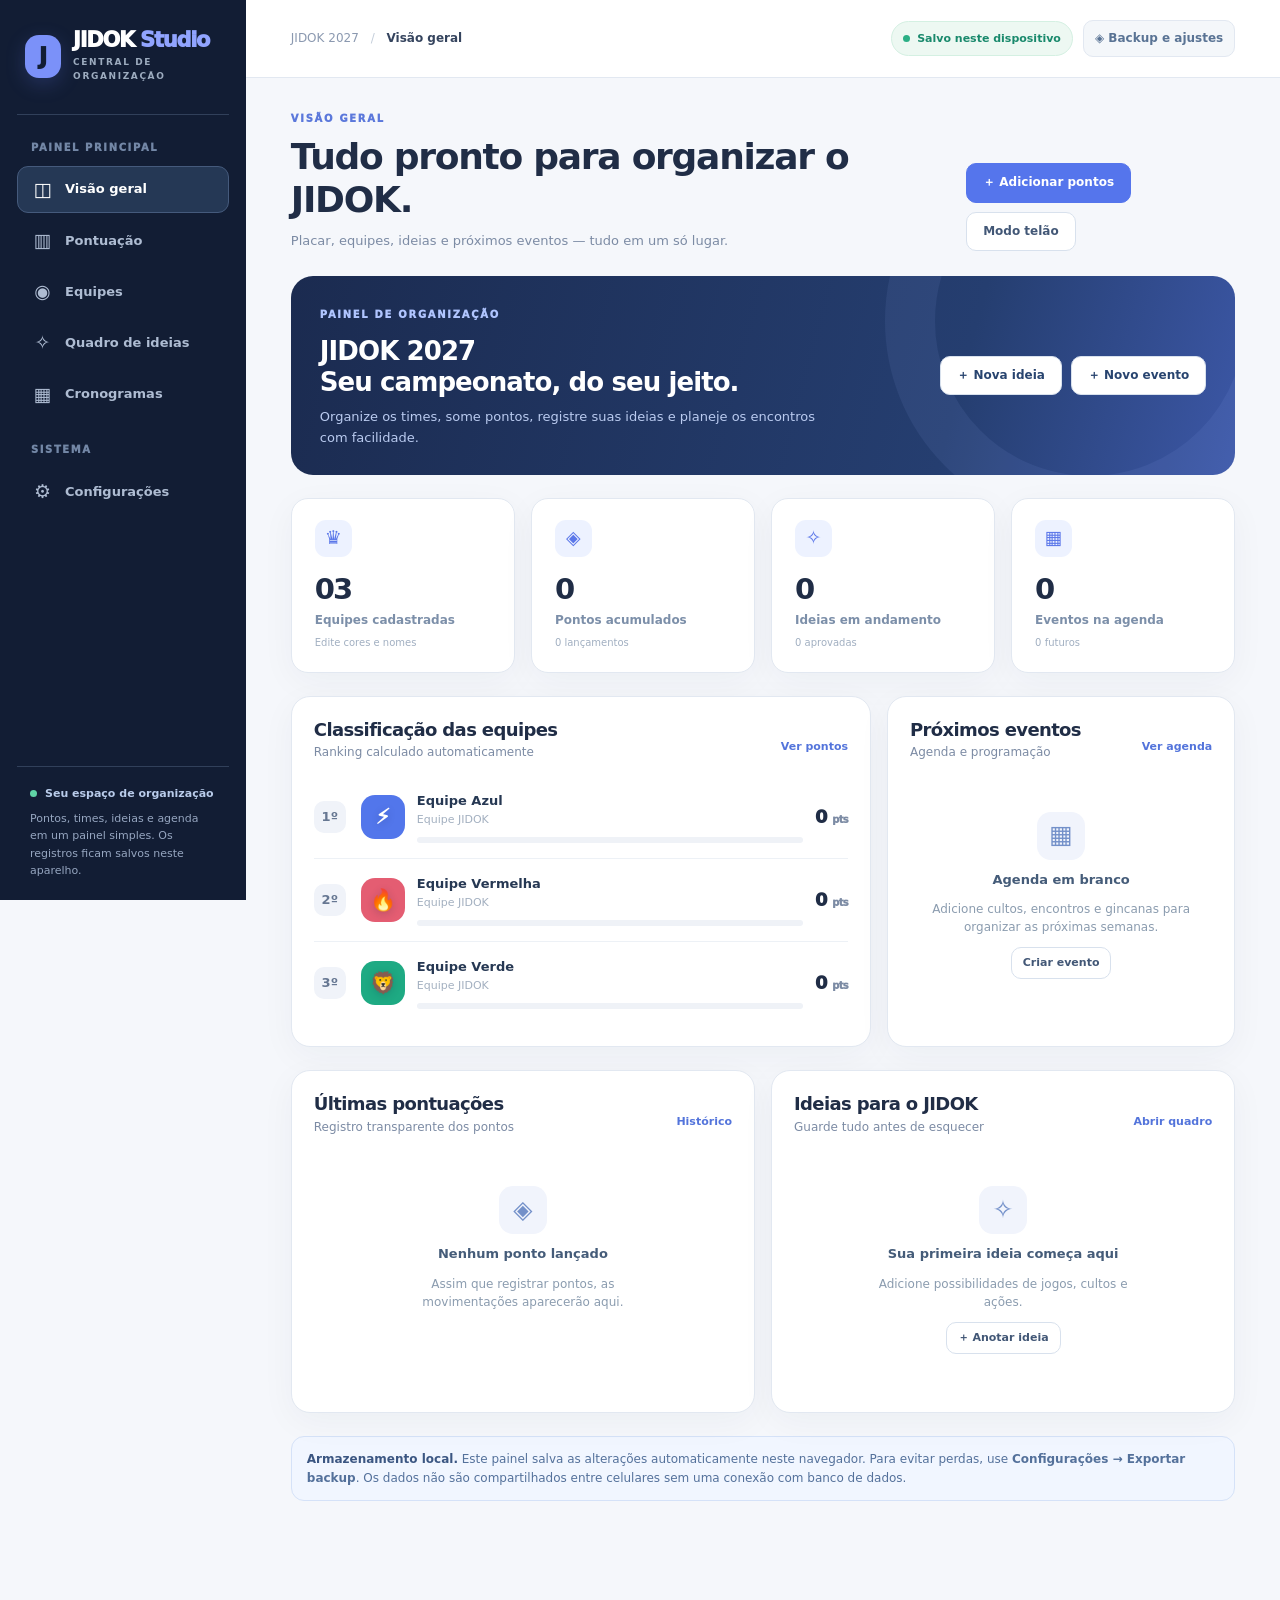
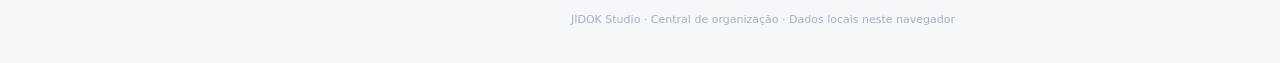
<file: index.html>
<!doctype html>
<html lang="pt-BR">
<head>
  <meta charset="utf-8">
  <meta name="viewport" content="width=device-width, initial-scale=1, viewport-fit=cover">
  <meta name="theme-color" content="#121d34">
  <meta name="description" content="JIDOK Studio — painel de gestão para equipes, pontos, ideias e cronogramas.">
  <meta property="og:title" content="JIDOK Studio — Central de Organização">
  <meta property="og:description" content="Gerencie suas equipes, pontuação, ideias e cronogramas com facilidade.">
  <meta property="og:type" content="website">
  <title>JIDOK Studio | Central de Organização</title>
  <link rel="stylesheet" href="./studio.css?v=1">
  <script src="./studio.js?v=1" defer></script>
</head>
<body>
  <a class="skip" href="#content">Pular para o conteúdo</a>
  <div class="app-shell">
    <aside class="sidebar" aria-label="Navegação do JIDOK Studio">
      <a class="brand" href="#inicio">
        <div class="brand-mark" aria-hidden="true">J</div>
        <div><strong>JIDOK <span style="color:#91a4ff">Studio</span></strong><small>Central de organização</small></div>
      </a>
      <span class="nav-caption">PAINEL PRINCIPAL</span>
      <nav class="side-nav" aria-label="Seções do painel">
        <button data-nav="inicio" class="active"><span class="nav-icon">◫</span> Visão geral</button>
        <button data-nav="placar"><span class="nav-icon">▥</span> Pontuação</button>
        <button data-nav="equipes"><span class="nav-icon">◉</span> Equipes</button>
        <button data-nav="ideias"><span class="nav-icon">✧</span> Quadro de ideias</button>
        <button data-nav="agenda"><span class="nav-icon">▦</span> Cronogramas</button>
      </nav>
      <span class="nav-caption">SISTEMA</span>
      <nav class="side-nav">
        <button data-nav="config"><span class="nav-icon">⚙</span> Configurações</button>
      </nav>
      <div class="sidebar-bottom">
        <div class="online">Seu espaço de organização</div>
        <p>Pontos, times, ideias e agenda em um painel simples. Os registros ficam salvos neste aparelho.</p>
      </div>
    </aside>
    <div class="page-wrap">
      <header class="topbar">
        <div class="topbar-left">
          <div class="topbar-symbol" aria-hidden="true">J</div>
          <div class="crumb"><span id="brandName">JIDOK 2027</span> <span style="margin:0 8px;color:#c4ceda">/</span> <strong id="currentPage">Visão geral</strong></div>
        </div>
        <div class="topbar-actions">
          <span class="status-pill">Salvo neste dispositivo</span>
          <button class="topbar-link" data-nav="config">◈ Backup e ajustes</button>
        </div>
      </header>
      <main id="content" class="content" tabindex="-1">
        <div class="card"><h1>JIDOK Studio</h1><p>Carregando seu painel...</p></div>
      </main>
      <footer class="footer">JIDOK Studio · Central de organização · Dados locais neste navegador</footer>
    </div>
  </div>
  <nav class="mobile-bottom" aria-label="Navegação do celular">
    <button data-nav="inicio" class="active"><span class="nav-icon">⌂</span>Início</button>
    <button data-nav="placar"><span class="nav-icon">▥</span>Pontos</button>
    <button data-nav="equipes"><span class="nav-icon">◉</span>Times</button>
    <button data-nav="ideias"><span class="nav-icon">✧</span>Ideias</button>
    <button data-nav="mais"><span class="nav-icon">☰</span>Mais</button>
  </nav>
  <dialog id="editDialog" class="dialog" aria-label="Editar informações">
    <div id="dialogContent"></div>
  </dialog>
  <div id="toast" class="toast" hidden role="status" aria-live="polite"></div>
  <div id="presenter" class="telon" hidden role="dialog" aria-modal="true" aria-label="Placar para telão"></div>
</body>
</html>
</file>
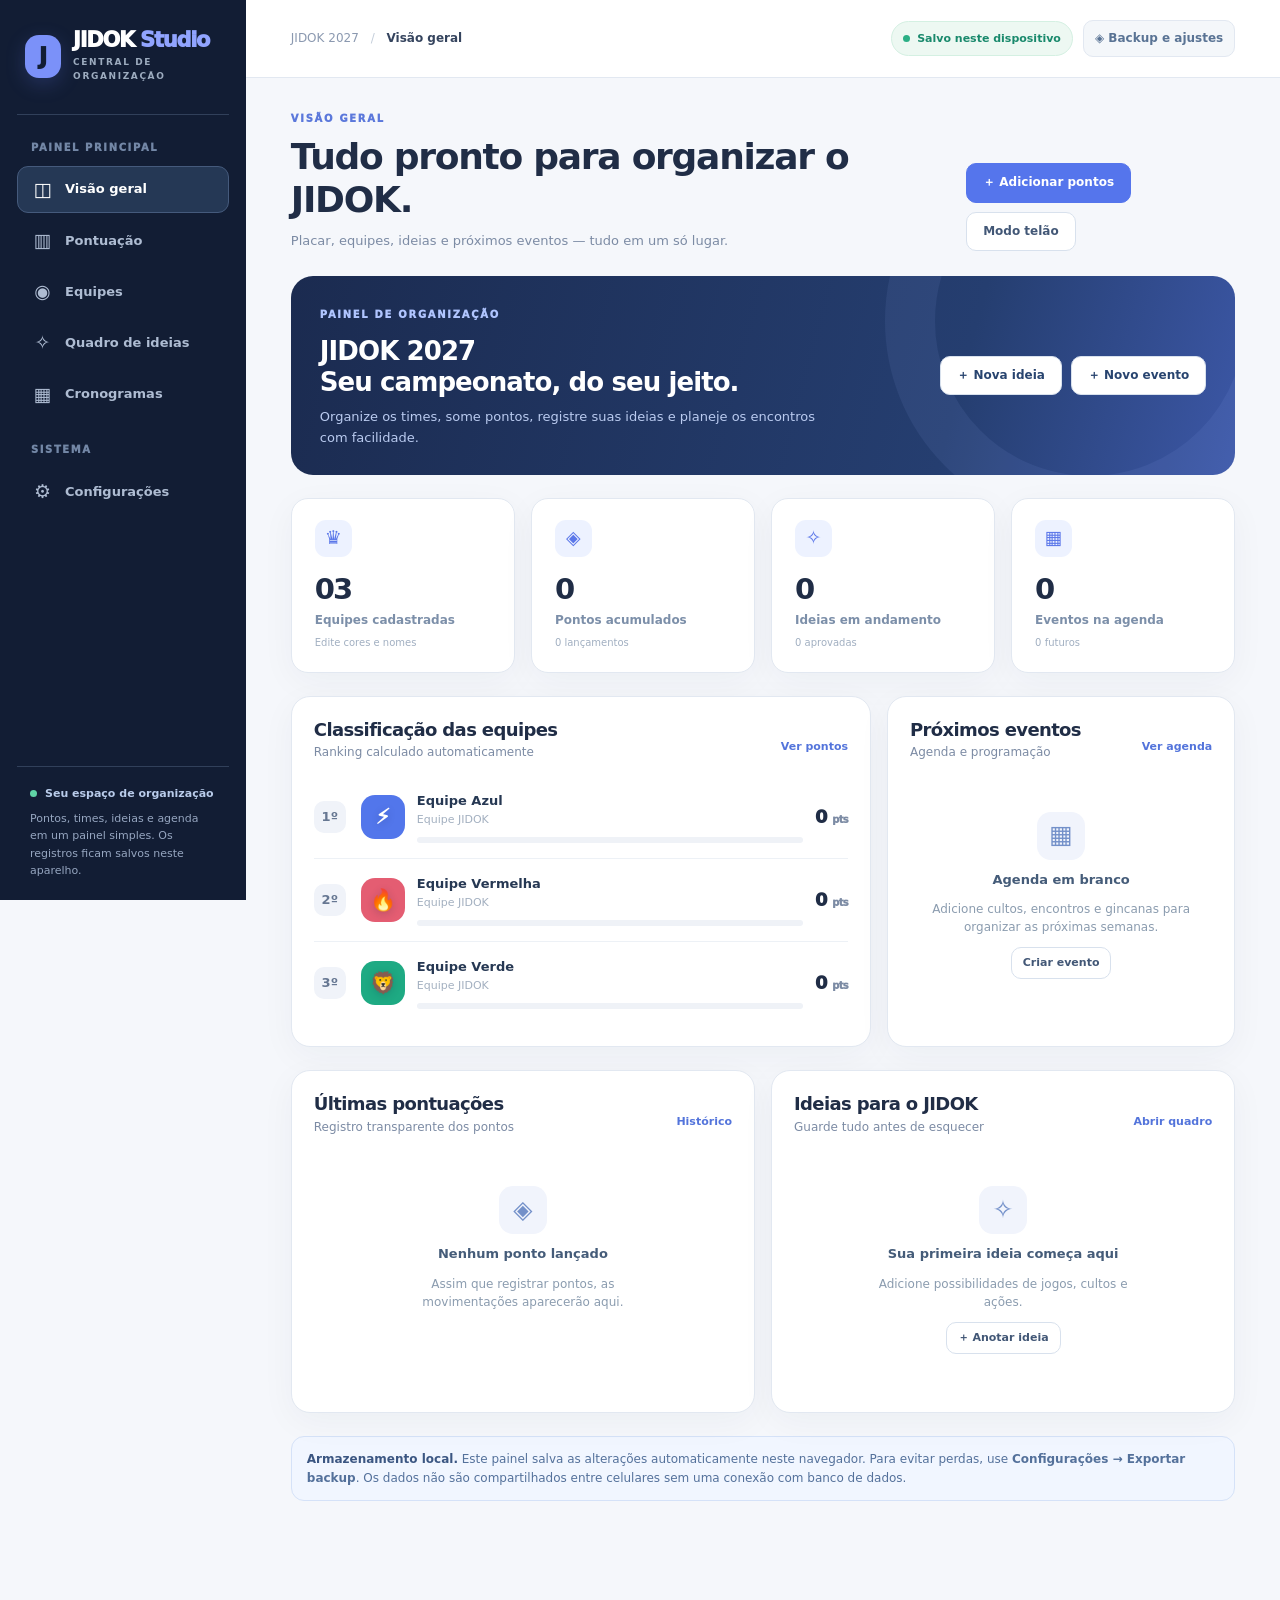
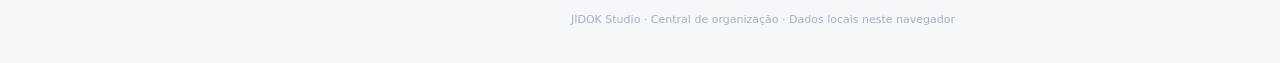
<file: painel.html>
<!doctype html>
<html lang="pt-BR">
<head>
<meta charset="utf-8">
<meta name="viewport" content="width=device-width,initial-scale=1">
<meta http-equiv="refresh" content="0; url=./">
<meta name="robots" content="noindex">
<title>JIDOK Studio — Redirecionando</title>
<style>body{margin:0;min-height:100vh;background:#f5f7fb;color:#22314e;font:16px/1.5 system-ui,sans-serif;display:grid;place-items:center}.card{background:#fff;border:1px solid #dce4ef;border-radius:18px;padding:30px;max-width:440px;margin:20px;text-align:center}a{color:#5276eb;font-weight:800}</style>
</head>
<body>
<main class="card"><h1>JIDOK Studio</h1><p>O painel antigo foi substituído por uma central única de organização.</p><p><a href="./">Abrir o novo JIDOK Studio</a></p></main>
</body>
</html>
</file>
<file: studio.css>
/* JIDOK Studio | sistema de gestão simplificado */
:root{--navy:#121d34;--navy2:#1d2d4b;--ink:#202d46;--muted:#7c8ba4;--muted2:#9aa9be;--blue:#5575ec;--blueHover:#4265df;--bluePale:#eef2ff;--green:#22a680;--red:#d9526d;--gold:#eead4d;--white:#fff;--paper:#f5f7fb;--line:#e2e8f1;--radius:19px;--shadow:0 9px 35px rgba(22,37,67,.045)}
*{box-sizing:border-box}html{height:100%;scroll-behavior:smooth}body{margin:0;min-height:100vh;background:var(--paper);color:var(--ink);font:14px/1.55 Inter,ui-sans-serif,system-ui,-apple-system,BlinkMacSystemFont,"Segoe UI",sans-serif;-webkit-font-smoothing:antialiased}button,input,select,textarea{font:inherit}button{cursor:pointer}button:disabled{opacity:.48;cursor:default}a{text-decoration:none;color:inherit}input,select,textarea{outline:none}button:focus-visible,input:focus-visible,select:focus-visible,textarea:focus-visible,a:focus-visible,[tabindex]:focus-visible{outline:3px solid #83b5ff;outline-offset:2px}h1,h2,h3,h4,p{margin:0}h1,h2,h3,h4{letter-spacing:-.035em;line-height:1.2}h1{font-size:clamp(27px,3vw,36px);font-weight:880}h2{font-size:23px}h3{font-size:17px}h4{font-size:14px}.skip{position:fixed;top:-60px;background:white;z-index:200;padding:10px}.skip:focus{top:5px}.app-shell{display:flex;min-height:100vh;min-width:0}.sidebar{width:246px;flex:0 0 246px;background:var(--navy);color:#c8d4e7;position:sticky;top:0;height:100vh;display:flex;flex-direction:column;padding:30px 17px 20px;z-index:20}.brand{display:flex;align-items:center;gap:12px;color:white;padding:0 8px 30px;border-bottom:1px solid #31405a}.brand-mark{width:43px;height:43px;border-radius:14px;background:#7b91f9;color:#121d34;display:grid;place-items:center;font-size:23px;font-weight:1000;box-shadow:0 6px 20px #667af038}.brand strong{font-size:21px;display:block;font-weight:920;line-height:1;letter-spacing:-.06em}.brand small{font-size:9px;display:block;letter-spacing:.18em;color:#9dacbf;text-transform:uppercase;font-weight:800;margin-top:5px}.nav-caption{font-size:10px;letter-spacing:.16em;font-weight:920;color:#7387a6;margin:25px 14px 11px}.side-nav{display:flex;flex-direction:column;gap:5px}.side-nav button{display:flex;align-items:center;gap:13px;padding:12px 15px;border:1px solid transparent;color:#aebcd2;background:transparent;border-radius:11px;font-size:13px;font-weight:725;text-align:left;transition:background .15s}.side-nav button:hover,.side-nav button.active{background:#253855;color:#fff}.side-nav button.active{border-color:#455a7c}.side-nav button .nav-icon{width:19px;display:grid;place-items:center;font-size:19px;line-height:1}.sidebar-bottom{margin-top:auto;border-top:1px solid #31405a;padding:18px 13px 0}.sidebar-bottom p{font-size:11px;color:#96a6c0;line-height:1.6}.sidebar-bottom .online{display:flex;align-items:center;gap:8px;color:#b9cceb;font-size:11px;font-weight:820;margin-bottom:8px}.sidebar-bottom .online:before{content:"";width:7px;height:7px;border-radius:50%;background:#5fd4a6}.page-wrap{flex:1;min-width:0}.topbar{min-height:78px;display:flex;align-items:center;justify-content:space-between;gap:12px;padding:0 clamp(22px,3.5vw,48px);background:#fff;border-bottom:1px solid var(--line)}.topbar-left{display:flex;align-items:center;gap:13px}.topbar-symbol{display:none}.crumb{font-size:12px;color:#8b99b0}.crumb strong{color:#35445e;font-weight:790}.topbar-actions{display:flex;align-items:center;gap:10px}.status-pill{display:flex;align-items:center;gap:7px;background:#edf8f2;color:#19896c;border:1px solid #d4f0e2;border-radius:99px;font-size:11px;font-weight:800;padding:8px 11px;white-space:nowrap}.status-pill:before{content:"";width:7px;height:7px;border-radius:50%;background:#2baf85}.topbar-link{font-size:12px;font-weight:780;color:#597394;background:#f4f7fa;border:1px solid var(--line);padding:8px 11px;border-radius:10px;white-space:nowrap}.content{max-width:1490px;margin:0 auto;padding:33px clamp(22px,3.5vw,48px) 95px}.page-heading{display:flex;align-items:end;justify-content:space-between;gap:20px;margin-bottom:25px}.page-heading .kicker{font-size:10px;text-transform:uppercase;letter-spacing:.17em;color:#5b78db;font-weight:930;margin-bottom:8px}.page-heading h1{margin-bottom:9px}.page-heading p{font-size:13px;color:var(--muted);line-height:1.65;max-width:650px}.heading-actions{display:flex;gap:9px;flex-wrap:wrap}.button{border:1px solid transparent;border-radius:10px;padding:11px 16px;background:#fff;color:#425776;display:inline-flex;align-items:center;justify-content:center;gap:8px;font-size:12px;font-weight:830;line-height:1.3;white-space:nowrap;transition:transform .12s,background .12s}.button:hover{transform:translateY(-1px)}.button.primary{background:var(--blue);color:#fff;border-color:var(--blue)}.button.primary:hover{background:var(--blueHover)}.button.secondary{border-color:#d8e1ed;background:#fff}.button.light{background:#edf2ff;color:#4061ce}.button.danger{border-color:#f5dce3;color:#b9475e;background:#fff8fa}.button.small{font-size:11px;padding:8px 11px}.button.icon{padding:9px;width:35px;height:35px;font-size:16px}.button.block{width:100%}.button.text{border:0;background:transparent;color:#5374db;padding:7px 0}.button-group{display:flex;gap:8px;flex-wrap:wrap}.card{background:var(--white);border:1px solid var(--line);border-radius:var(--radius);box-shadow:var(--shadow);padding:22px}.card.flush{padding:0}.card-title{font-size:17px;font-weight:870}.card-sub{font-size:12px;color:var(--muted);line-height:1.6;margin-top:5px}.section{margin-top:23px}.section-head{display:flex;align-items:end;justify-content:space-between;gap:12px;margin:0 0 14px}.section-head h2{font-size:18px;font-weight:870}.section-head p{font-size:12px;color:var(--muted);margin-top:3px}.grid{display:grid;gap:16px}.grid.two{grid-template-columns:repeat(2,minmax(0,1fr))}.grid.three{grid-template-columns:repeat(3,minmax(0,1fr))}.grid.four{grid-template-columns:repeat(4,minmax(0,1fr))}.grid.wide{grid-template-columns:1.25fr .75fr}.stat{background:#fff;border:1px solid var(--line);border-radius:17px;padding:21px 23px;box-shadow:var(--shadow);display:grid;gap:5px}.stat .stat-icon{display:grid;place-items:center;width:37px;height:37px;background:#edf2ff;border-radius:11px;color:#5b77e9;font-size:19px;margin-bottom:10px}.stat .value{font-size:29px;font-weight:900;letter-spacing:-.065em;font-variant-numeric:tabular-nums;line-height:1.2}.stat .stat-label{font-size:12px;color:#7c8fa9;font-weight:700}.stat .sub{font-size:10px;color:#a1afc1}.welcome{background:linear-gradient(105deg,#1b2b50,#253e70 70%,#3c57a6);border-radius:22px;color:white;padding:27px 29px;display:flex;justify-content:space-between;gap:18px;align-items:center;overflow:hidden;position:relative}.welcome:after{content:"";position:absolute;right:-60px;top:-160px;width:310px;height:310px;border-radius:50%;border:50px solid #9fb6ff15}.welcome>*{position:relative;z-index:1}.welcome small{font-size:10px;letter-spacing:.17em;font-weight:950;color:#b0c5ff}.welcome h2{font-size:26px;line-height:1.2;margin:11px 0 9px}.welcome p{color:#bacbf0;font-size:13px;max-width:520px}.welcome .button{background:#fff;color:#28446f}.welcome-action{display:flex;gap:9px;flex-wrap:wrap}.notice{border:1px solid #d5e2f8;background:#f1f6ff;border-radius:13px;padding:13px 15px;color:#54719b;font-size:12px;line-height:1.55}.notice strong{color:#3b5682}.notice.warning{background:#fff6e8;border-color:#f5e0b9;color:#88612e}.notice.success{background:#edfaf4;border-color:#cdf0de;color:#287f5a}.rank-row{display:grid;grid-template-columns:35px 44px minmax(0,1fr) auto;gap:12px;align-items:center;padding:15px 0;border-bottom:1px solid #edf1f6}.rank-row:last-child{border-bottom:0}.rank-number{width:32px;height:32px;border-radius:10px;display:grid;place-items:center;background:#f0f3f9;color:#667792;font-weight:900;font-size:13px}.rank-row:first-child .rank-number{background:#fff3d9;color:#a87420}.team-avatar{width:44px;height:44px;display:grid;place-items:center;flex-shrink:0;border-radius:14px;background:var(--team-color,#637cec);color:#fff;font-size:21px;font-weight:920;text-shadow:0 2px 9px #16233d33}.team-text{min-width:0}.team-name{font-size:13px;font-weight:860;color:#263853;display:block;overflow-wrap:anywhere}.team-detail{font-size:11px;color:#a3b0c0;display:block}.team-points{font-size:18px;font-weight:930;letter-spacing:-.04em;white-space:nowrap;font-variant-numeric:tabular-nums}.rank-progress{height:6px;background:#eff2f7;border-radius:99px;overflow:hidden;margin-top:9px}.rank-progress i{display:block;height:100%;background:var(--team-color,#6880ee);border-radius:99px}.activity{display:flex;align-items:flex-start;gap:11px;padding:13px 0;border-bottom:1px solid #edf1f7}.activity:last-child{border:0}.activity-icon{width:31px;height:31px;border-radius:10px;display:grid;place-items:center;background:#f2f5fe;color:#5575df;font-size:14px;flex-shrink:0}.activity b{font-size:12px;display:block}.activity p{font-size:11px;color:#8899ae}.activity-points{font-size:13px;font-weight:850;margin-left:auto;white-space:nowrap}.positive{color:#159e77}.negative{color:#d45370}.muted{color:var(--muted)}.empty{padding:36px 17px;text-align:center;display:grid;justify-items:center;gap:10px;color:#8b9caf}.empty-icon{width:48px;height:48px;display:grid;place-items:center;border-radius:14px;background:#f1f4fc;font-size:25px;color:#7390c9}.empty strong{color:#455c79;font-size:13px}.empty p{font-size:12px;max-width:280px}.list-item{display:flex;align-items:center;gap:11px;padding:12px 0;border-bottom:1px solid #edf1f7}.list-item:last-child{border:0}.list-item .item-main{min-width:0;flex:1}.list-item strong{display:block;font-size:12px}.list-item small{display:block;color:#8c9db1;font-size:11px;line-height:1.5}.date-square{background:#eff2ff;min-width:47px;min-height:49px;border-radius:10px;display:grid;place-items:center;align-content:center;color:#4665c5}.date-square strong{font-size:19px;line-height:1}.date-square small{font-size:10px;color:#6781c7;font-weight:800}.tag{font-size:10px;font-weight:850;border-radius:99px;padding:5px 9px;background:#f1f4f9;color:#697e9e;display:inline-flex;gap:5px;align-items:center;white-space:nowrap}.tag.blue{color:#4564c7;background:#eef2ff}.tag.green{color:#168762;background:#eaf8f1}.tag.gold{color:#aa792d;background:#fff4e1}.tag.pink{color:#b45575;background:#ffedf2}.tag.navy{color:#d7e3fa;background:#283b5a}.team-cards{display:grid;grid-template-columns:repeat(3,minmax(0,1fr));gap:17px}.team-card{background:white;border:1px solid var(--line);border-radius:21px;overflow:hidden;box-shadow:var(--shadow)}.team-card-cover{height:113px;background:linear-gradient(115deg,var(--team-color),var(--team-accent));position:relative;padding:19px;display:flex;align-items:flex-start;justify-content:space-between;color:#fff}.team-card-cover:after{content:"";position:absolute;width:140px;height:140px;border:26px solid #ffffff18;border-radius:50%;top:-74px;right:-38px}.team-card-cover .team-big{font-size:35px;font-weight:900;text-shadow:0 5px 20px #0002;position:relative;z-index:1}.team-card-body{padding:20px}.team-card-body h3{font-size:20px}.team-card-body p{font-size:12px;color:#90a0b3;min-height:36px;margin:5px 0 12px}.team-card-actions{display:flex;gap:7px}.inline-stack{display:grid;gap:12px}.field label{display:block;font-size:11px;color:#6b7e99;font-weight:820;margin-bottom:6px}.input,select.input,textarea.input{width:100%;min-width:0;background:#fff;color:#1c314f;border:1px solid #d6e0ec;border-radius:10px;padding:11px 13px;font-size:13px;transition:border-color .15s,box-shadow .15s}.input:focus{border-color:#7797ee;box-shadow:0 0 0 3px #6883ea1b}.input::placeholder{color:#b0bdcc}textarea.input{min-height:110px;resize:vertical;line-height:1.55}.field small{font-size:10px;color:#94a3b7;margin-top:4px;display:block}.form-grid{display:grid;grid-template-columns:repeat(2,minmax(0,1fr));gap:13px}.form-grid.three{grid-template-columns:repeat(3,minmax(0,1fr))}.form-grid .full{grid-column:1/-1}.color-swatches{display:flex;flex-wrap:wrap;gap:8px;margin:9px 0}.color-swatch{width:28px;height:28px;border:2px solid white;box-shadow:0 0 0 1px #d7dfeb;border-radius:50%;display:grid;place-items:center;color:white;transition:transform .1s}.color-swatch.active{box-shadow:0 0 0 2px #263c69;transform:scale(1.07)}.color-input{width:39px;height:32px;padding:2px;border:1px solid #d4e0eb;border-radius:9px;background:#fff;vertical-align:middle}.icon-options{display:flex;flex-wrap:wrap;gap:7px}.icon-choice{font-size:20px;border:1px solid #dce5f0;background:#fff;border-radius:10px;width:37px;height:37px}.icon-choice.active{background:#edf2ff;border-color:#7491ec}.quick-team-selector{display:flex;gap:8px;flex-wrap:wrap}.team-chip{display:flex;align-items:center;gap:9px;padding:9px 12px;border:1px solid #dbe4f0;border-radius:10px;background:#fff;font-weight:800;font-size:12px;color:#546784}.team-chip.active{border-color:#6886e8;background:#eff3ff;color:#354eaf}.team-chip span{width:10px;height:10px;border-radius:50%}.quick-points{display:grid;grid-template-columns:repeat(5,1fr);gap:9px}.quick-btn{border:1px solid #cddbf3;border-radius:11px;padding:17px 8px;background:#f3f6ff;color:#3656c3;font-size:18px;font-weight:920}.quick-btn:hover{background:#e7edff}.quick-btn:active{transform:scale(.98)}.ledger-head{display:flex;gap:12px;align-items:end;flex-wrap:wrap;margin-bottom:15px}.ledger-head .field{flex:1;min-width:155px}.table-scroll{overflow-x:auto;border:1px solid var(--line);border-radius:13px}.data-table{width:100%;border-collapse:collapse;min-width:675px}.data-table th{text-align:left;background:#f8fafe;font-size:10px;text-transform:uppercase;letter-spacing:.08em;color:#91a0b3;padding:13px 15px;white-space:nowrap}.data-table td{padding:15px;font-size:12px;border-top:1px solid #eef2f7;color:#536682}.data-table td strong{color:#243751}.data-table td:last-child,.data-table th:last-child{text-align:right}.data-table .team-cell{display:flex;align-items:center;gap:8px;font-weight:750;color:#334967}.table-dot{width:10px;height:10px;border-radius:50%}.amount{font-size:14px;font-weight:920;font-variant-numeric:tabular-nums;white-space:nowrap}.ideas-toolbar{display:flex;justify-content:space-between;align-items:center;gap:13px;flex-wrap:wrap;margin:0 0 17px}.ideas-toolbar .field{width:260px;max-width:100%}.board{display:grid;grid-template-columns:repeat(4,minmax(0,1fr));gap:13px;align-items:start}.board-column{background:#eef2f7;border:1px solid #e4eaf3;border-radius:17px;padding:13px;min-height:285px}.board-title{display:flex;align-items:center;justify-content:space-between;gap:8px;padding:3px 5px 13px;font-size:12px;font-weight:930;color:#445975}.board-title .board-count{border-radius:99px;padding:3px 8px;background:#dfe7f1;font-size:10px}.idea{background:white;border:1px solid #dee5ef;border-radius:13px;padding:15px;margin-bottom:10px;box-shadow:0 6px 16px #1a35500a;display:grid;gap:9px}.idea .idea-top{display:flex;gap:6px;justify-content:space-between;align-items:center}.idea h3{font-size:14px;overflow-wrap:anywhere}.idea p{font-size:11px;color:#8191a6;display:-webkit-box;-webkit-line-clamp:3;-webkit-box-orient:vertical;overflow:hidden}.idea .idea-actions{display:flex;justify-content:space-between;gap:6px;align-items:center}.idea select{background:#f7f9fc;border:1px solid #e1e7f0;border-radius:7px;font-size:10px;color:#5b6f89;max-width:138px;padding:6px}.idea .edit-link{border:0;background:none;color:#6680dd;font-size:11px;font-weight:900;padding:5px}.board-placeholder{border:1px dashed #d1dcea;border-radius:11px;padding:20px 8px;text-align:center;color:#9babbf;font-size:11px}.calendar-layout{display:grid;grid-template-columns:minmax(0,1.35fr) minmax(275px,.65fr);gap:17px;align-items:start}.calendar-head{display:flex;align-items:center;justify-content:space-between;gap:10px;margin-bottom:19px}.calendar-head h3{font-size:18px}.calendar-grid{display:grid;grid-template-columns:repeat(7,minmax(0,1fr));gap:6px}.week-label{text-align:center;font-size:10px;font-weight:900;color:#95a5b9;padding:8px 0 12px}.day{min-height:75px;background:#fff;border:1px solid #e7edf6;border-radius:10px;display:flex;flex-direction:column;align-items:flex-start;padding:10px;gap:7px;color:#50637c}.day:not(.muted-day):hover{border-color:#93b0ed;background:#f7f9ff}.day.muted-day{opacity:.35}.day.today{box-shadow:inset 0 0 0 2px #728ef0}.day.selected{background:#edf2ff;border-color:#7894ea}.day .day-num{font-size:12px;font-weight:850}.day .dots{display:flex;gap:3px;flex-wrap:wrap}.day .dots span{height:5px;width:5px;background:#7391ed;border-radius:50%}.day .day-count{font-size:10px;color:#8c9db3}.agenda-entry{display:flex;gap:11px;align-items:flex-start;border-bottom:1px solid #edf1f7;padding:13px 0}.agenda-entry:last-child{border:0}.agenda-time{font-size:11px;color:#607ddc;font-weight:880;width:50px;flex:0 0 50px}.agenda-info{flex:1;min-width:0}.agenda-info b{display:block;font-size:12px}.agenda-info p{color:#91a0b4;font-size:11px}.agenda-entry .small-icon{border:0;background:#f2f5fa;color:#8296ae;border-radius:8px;padding:5px 7px}.backup-row{display:flex;align-items:center;justify-content:space-between;gap:16px;padding:15px 0;border-bottom:1px solid #ebeff5}.backup-row:last-child{border-bottom:0}.backup-row strong{display:block;font-size:13px}.backup-row p{font-size:11px;color:#8c9db2}.config-item{display:flex;align-items:flex-start;gap:13px;padding:15px;background:#f7f9fc;border:1px solid #e8edf5;border-radius:13px}.config-item .config-icon{width:37px;height:37px;border-radius:10px;background:#e9efff;color:#5373db;display:grid;place-items:center;font-size:18px;flex-shrink:0}.config-item b{font-size:13px}.config-item p{font-size:11px;color:#8b9db3;margin-top:3px}.dialog{border:0;border-radius:22px;padding:0;width:min(520px,calc(100vw - 24px));max-height:min(88dvh,850px);overflow:auto;background:#fff;box-shadow:0 30px 110px #14233c44;color:var(--ink)}.dialog::backdrop{background:#0d1725aa;backdrop-filter:blur(4px)}.dialog-body{padding:27px}.dialog-top{display:flex;align-items:flex-start;justify-content:space-between;gap:12px;margin-bottom:22px}.dialog-top h2{font-size:23px}.dialog-top p{font-size:12px;color:#8a9ab0;margin-top:5px}.dialog-close{background:#f3f5f9;border:0;border-radius:9px;width:32px;height:32px;font-size:19px;color:#72819b;flex-shrink:0}.dialog-form{display:grid;gap:16px}.dialog-footer{display:flex;justify-content:flex-end;gap:9px;margin-top:4px}.toast{position:fixed;bottom:24px;right:22px;z-index:100;border-radius:13px;padding:15px 18px;background:#1d2a42;color:#fff;box-shadow:0 16px 45px #101c3370;display:flex;gap:18px;align-items:center;max-width:min(470px,calc(100vw - 35px));font-size:12px;font-weight:750}.toast.error{background:#a53c58}.toast button{background:#ffffff2b;border:0;border-radius:8px;color:#fff;padding:6px 9px;font-size:11px;font-weight:850}.mobile-bottom{display:none}.footer{text-align:center;font-size:11px;color:#a4b0c0;padding:15px 18px 35px}.telon{background:#0e172b;color:#fff;position:fixed;inset:0;z-index:60;overflow:auto;padding:48px max(25px,8vw)}.telon h1{font-size:clamp(40px,5vw,86px);font-weight:1000;text-align:center;color:#fff;margin-bottom:35px}.telon .rank-row{padding:28px 0;border-color:#34425c;grid-template-columns:70px 80px 1fr auto}.telon .rank-number{font-size:27px;width:64px;height:64px;background:#263954;color:#fff}.telon .team-avatar{width:72px;height:72px;font-size:33px}.telon .team-name{color:#fff;font-size:clamp(24px,3vw,50px)}.telon .team-points{color:#fff;font-size:clamp(24px,3vw,50px)}.telon .team-detail{color:#98a9c1}.telon .rank-progress{background:#253553;height:10px}.telon .top-exit{position:fixed;right:22px;top:22px;background:#fff;color:#142441}.empty-mini{font-size:11px;color:#97a8bb;padding:20px 0}.line{height:1px;background:var(--line);margin:19px 0}.chip-icon{font-size:15px}.helper{font-size:11px;color:#8296af}
@media(max-width:1200px){.sidebar{width:215px;flex-basis:215px}.grid.four{grid-template-columns:repeat(2,minmax(0,1fr))}.board{grid-template-columns:repeat(2,minmax(0,1fr))}}
@media(max-width:920px){.sidebar{display:none}.topbar{min-height:68px}.topbar-symbol{display:grid;place-items:center;background:#657bed;color:white;width:37px;height:37px;border-radius:11px;font-size:20px;font-weight:950}.topbar-link{display:none}.content{padding-bottom:118px}.mobile-bottom{display:grid;grid-template-columns:repeat(5,1fr);background:#fff;border-top:1px solid #e2e9f3;position:fixed;left:0;right:0;bottom:0;padding:8px 8px calc(8px + env(safe-area-inset-bottom));z-index:40;box-shadow:0 -9px 35px #13284d12}.mobile-bottom button{background:none;border:0;border-radius:10px;padding:8px 3px;display:grid;justify-items:center;gap:1px;color:#8a9ab1;font-size:10px;font-weight:860}.mobile-bottom button .nav-icon{font-size:21px;line-height:1.3}.mobile-bottom button.active{background:#edf2ff;color:#4d6ed9}.footer{padding-bottom:105px}}
@media(max-width:740px){.content{padding:22px 15px 125px}.topbar{padding:0 15px}.page-heading{display:block}.page-heading .heading-actions{margin-top:16px}.grid.two,.grid.three,.grid.wide,.team-cards,.calendar-layout{grid-template-columns:1fr}.grid.four{grid-template-columns:repeat(2,minmax(0,1fr));gap:10px}.stat{padding:16px}.stat .value{font-size:25px}.stat .stat-icon{margin-bottom:6px}.welcome{padding:24px;display:block}.welcome .welcome-action{margin-top:18px}.welcome h2{font-size:24px}.card{padding:19px}.board{grid-template-columns:repeat(2,minmax(0,1fr));gap:10px}.board-column{padding:8px;min-height:200px}.idea{padding:12px}.quick-points{grid-template-columns:repeat(3,1fr)}.quick-btn{padding:14px 8px}.calendar-grid{gap:4px}.day{min-height:61px;padding:8px 5px;border-radius:8px}.day .dots{gap:2px}.day .day-count{display:none}.dialog-body{padding:23px}.toast{bottom:calc(88px + env(safe-area-inset-bottom));right:12px}.telon{padding:55px 17px}.telon .rank-row{grid-template-columns:30px 45px 1fr auto;gap:8px;padding:18px 0}.telon .rank-number{height:30px;width:30px;font-size:14px}.telon .team-avatar{height:43px;width:43px;font-size:21px}.telon .team-name{font-size:clamp(15px,5vw,25px)}.telon .team-points{font-size:clamp(15px,5vw,27px)}.telon .team-detail{font-size:9px}.telon h1{font-size:42px}}
@media(max-width:380px){.grid.four{grid-template-columns:1fr 1fr}.stat .value{font-size:22px}.rank-row{grid-template-columns:27px 36px minmax(0,1fr) auto;gap:7px}.team-avatar{width:36px;height:36px;font-size:18px}.team-points{font-size:14px}.board{grid-template-columns:1fr}.quick-points{grid-template-columns:repeat(2,1fr)}}
@media print{.sidebar,.topbar,.mobile-bottom,.footer,.button,.heading-actions,.toast{display:none!important}.page-wrap{width:100%}.content{padding:0}body{background:#fff}.card,.stat,.team-card{box-shadow:none} .rank-row{break-inside:avoid}}

[hidden]{display:none!important}
</file>
